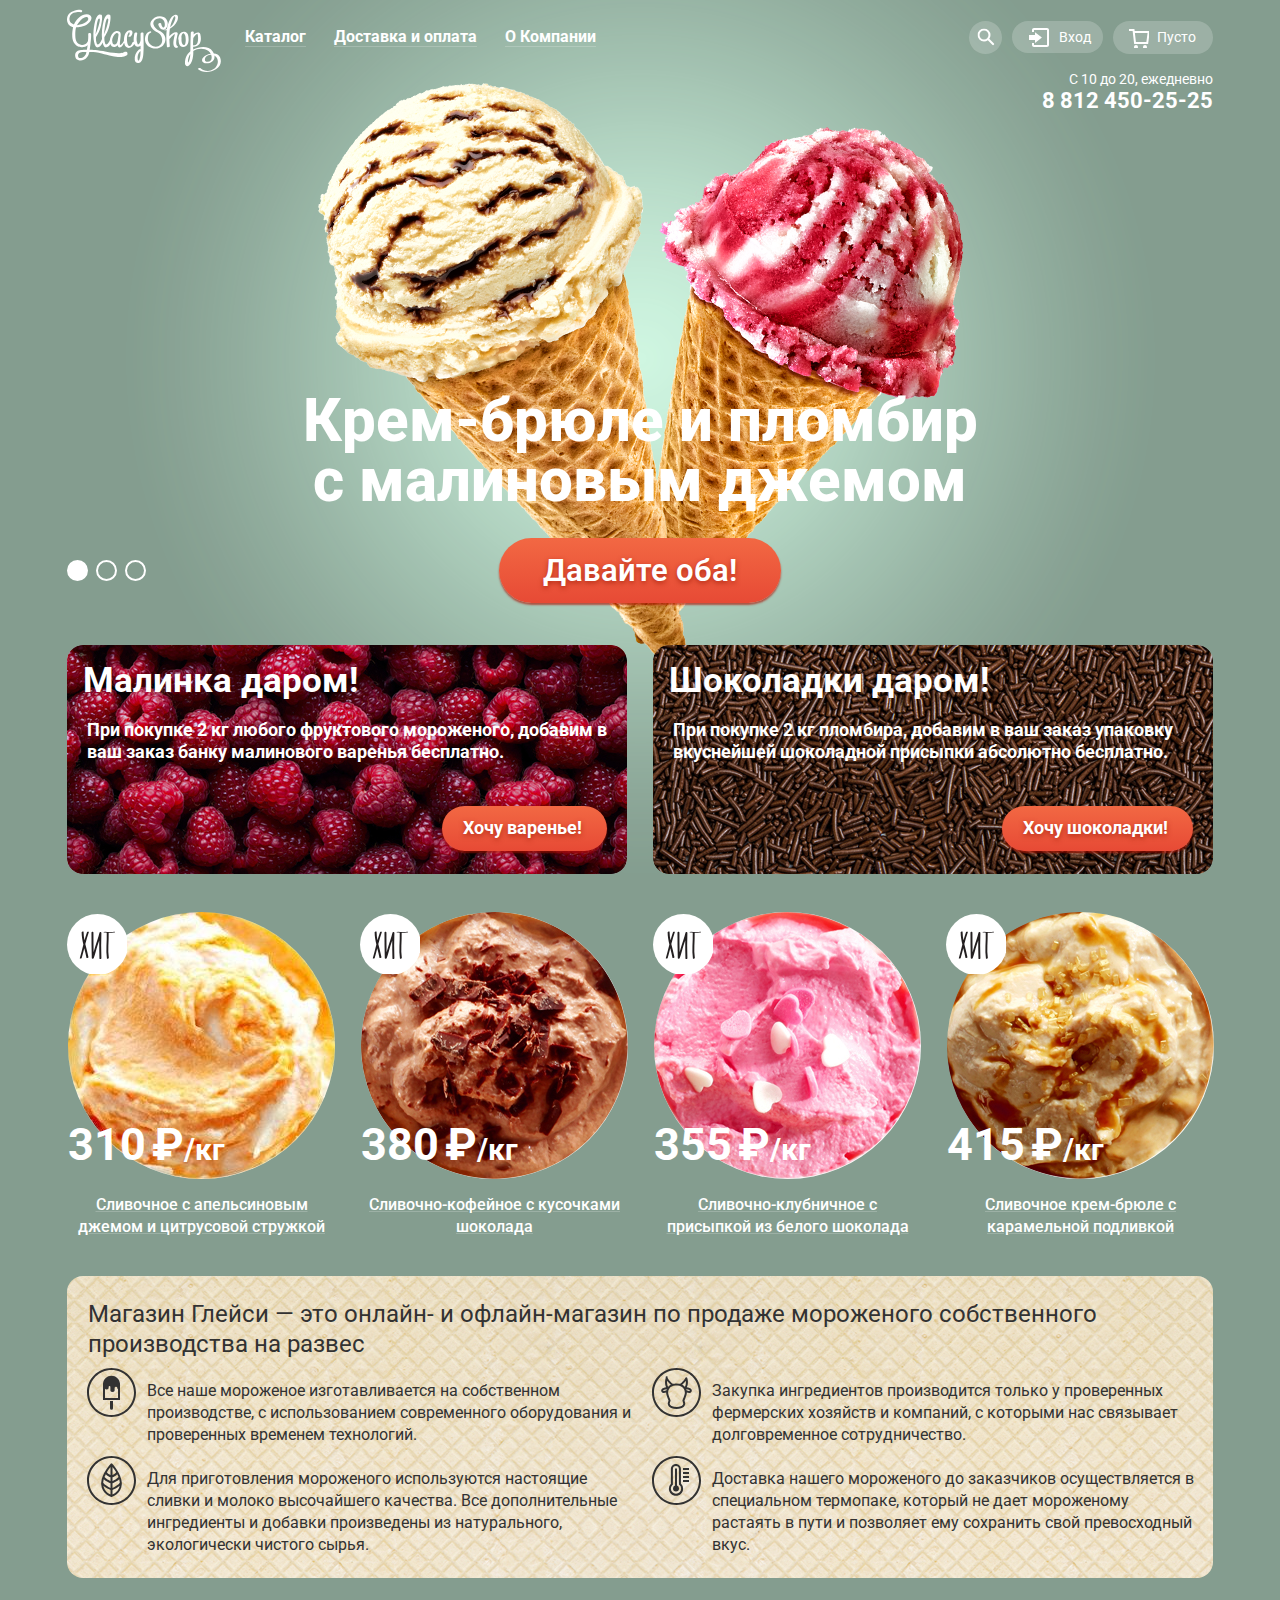
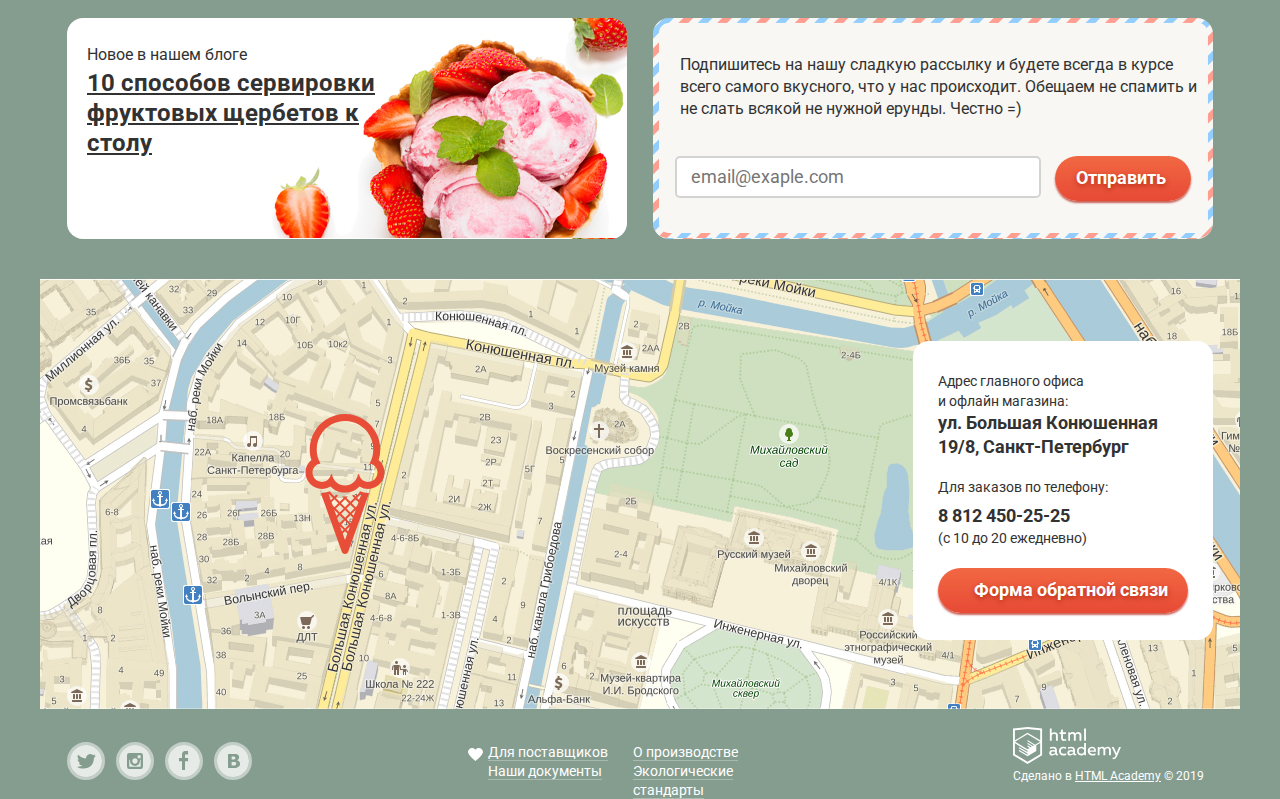
<file: index.html>
<!DOCTYPE html>
<html lang="ru">

<head>
    <meta charset="utf-8">
    <title>HTML Academy: Глейси</title>
    <link rel="stylesheet" href="https://fonts.googleapis.com/css?family=Roboto:400,500,700,900&subset=latin,cyrillic">
    <link rel="stylesheet" href="css/normalize.css">
    <link rel="stylesheet" href="css/style.css">
</head>

<body>
    <input class="visually-hidden" type="radio" id="product-1" name="toggle" checked>
    <input class="visually-hidden" type="radio" id="product-2" name="toggle">
    <input class="visually-hidden" type="radio" id="product-3" name="toggle">
    <div class="site-wrapper">
        <div class="container">
            <header class="main-header container-wrapper">
                <nav class="main-navigation">
                    <img src="img/logo.svg" width="154" height="64" alt="Логотип Gllacy" class="logo-link">
                    <ul class="navigation">
                        <li class="navigation-item">
                            <a class="header-catalog" href="#">Каталог</a>
                            <div class="subnavigation">
                                <ul class="subnavigation-list">
                                    <li><span>Новинки</span></li>
                                    <li><a href="catalog.html">Сливочное</a></li>
                                    <li><a href="#">Щербеты</a></li>
                                    <li><a href="#">Фруктовый лед</a></li>
                                    <li><a href="#">Мелорин</a></li>
                                </ul>
                            </div>
                        </li>
                        <li class="navigation-item"><a href="#">Доставка и оплата</a></li>
                        <li class="navigation-item"><a href="#">О Компании</a></li>
                    </ul>
                    <div class="control-panel">
                        <div class="control-btn search-btn">
                            <a href="#">
                                <svg xmlns="http://www.w3.org/2000/svg" xmlns:xlink="http://www.w3.org/1999/xlink" width="17" height="17" viewBox="0 0 17 17">
                                    <path d="M16.958 15.527L11.75 10.32A6.455 6.455 0 0 0 13 6.5 6.5 6.5 0 1 0 6.5 13a6.465 6.465 0 0 0 3.839-1.263l5.205 5.204 1.414-1.414zM6.5 11C4.019 11 2 8.981 2 6.5S4.019 2 6.5 2 11 4.019 11 6.5 8.981 11 6.5 11z" />
                                </svg>
                            </a>
                            <div class="form-search">
                                <form class="form-search-field">
                                    <input id="search" type="text" name="search" placeholder="Что ищем?">
                                    <label for="search"></label>
                                </form>
                            </div>
                        </div>
                        <div class="control-btn login-btn">
                            <a class="entrance-btn" href="#">
                                <svg xmlns="http://www.w3.org/2000/svg" xmlns:xlink="http://www.w3.org/1999/xlink" width="21" height="19" viewBox="0 0 21 19">
                                    <path d="M6 14.875L12.917 9.5 6 4.125v2.917H-.042v4.917H6z" />
                                    <path d="M18 0H5C3.9 0 3 .9 3 2v2h2V2h13v15H5v-2H3v2c0 1.1.9 2 2 2h13c1.1 0 2-.9 2-2V2c0-1.1-.9-2-2-2z" />
                                </svg><span>Вход</span></a>
                            <div class="form-login-wrap">
                                <form class="form-login">
                                    <p class="form-login-field">
                                        <input id="login" type="email" name="login" placeholder="email@exaple.com">
                                        <label for="login"></label>
                                    </p>
                                    <p class="form-login-field">
                                        <input id="password" type="password" name="password" placeholder="&bull;&bull;&bull;&bull;&bull;&bull;&bull;&bull;">
                                        <label for="password"></label>
                                    </p>
                                    <div class="login-active">
                                        <input class="btn" type="submit" value="Войти">
                                        <div class="form-login-links">
                                            <a class="login-question" href="#">Забыли пароль?</a>
                                            <a class="login-question" href="#">Новая регистрация</a>
                                        </div>
                                    </div>
                                </form>
                            </div>
                        </div>
                        <div class="control-btn basket-btn"><a href="#">Пусто</a></div>
                    </div>
                </nav>
            </header>
            <main>
                <div class="working-information container-wrapper">
                    <div class="time">С 10 до 20, ежедневно</div>
                    <div class="tel"><a href="tel:+78124502525" title="Позвонить">8 812 450-25-25</a></div>
                </div>
                <section class="slider container-wrapper">
                    <div class="slider-controls">
                        <label for="product-1">Первый</label>
                        <label for="product-2">Второй</label>
                        <label for="product-3">Третий</label>
                    </div>
                    <ul class="slider-list">
                        <li class="slider-item slide" id="slide1">
                            <h3 class="slide-title">Крем-брюле и пломбир с малиновым джемом</h3>
                            <a class="button slide-button" href="#">Давайте оба!</a>
                        </li>
                        <li class="slider-item slide" id="slide2">
                            <h3 class="slide-title">Шоколадный пломбир и лимонный сорбет</h3>
                            <a class="button slide-button" href="#">Давайте оба!</a>
                        </li>
                        <li class="slider-item slide" id="slide3">
                            <h3 class="slide-title">Пломбир с помадкой и клубничный щербет</h3>
                            <a class="button slide-button" href="#">Давайте оба!</a>
                        </li>
                    </ul>
                </section>
                <section class="promo container-wrapper">
                    <div class="promo-offer promo-raspberry">
                        <h2>Малинка даром!</h2>
                        <p>При покупке 2 кг любого фруктового мороженого, добавим в ваш заказ банку малинового варенья бесплатно.</p>
                        <div class="promo-btn"><a class="btn" href="#">Хочу варенье!</a></div>
                    </div>
                    <div class="promo-offer promo-choko">
                        <h2 class="">Шоколадки даром!</h2>
                        <p>При покупке 2 кг пломбира, добавим в ваш заказ упаковку вкуснейшей шоколадной присыпки абсолютно бесплатно.</p>
                        <div class="promo-btn"><a class="btn" href="#">Хочу шоколадки!</a></div>
                    </div>
                </section>
                <section class="index-catalogue">
                    <ul class="catalog-list">
                        <li class="catalog-item">
                            <div class="item-content">
                                <img src="img/item-foto-1.jpg" width="267" height="267" alt="Сливочное с апельсиновым джемом и цитросувой стружкой">
                                <p class="item-price"><span class="price">310&#8239;₽</span><span class="kilo">/кг</span></p>
                            </div>
                            <h4 class="item-link"><a href="#">Сливочное с апельсиновым джемом и цитрусовой стружкой</a></h4>
                            <a class="item-btn" href="#">Быстрый просмотр</a>
                        </li>
                        <li class="catalog-item">
                            <div class="item-content">
                                <img src="img/item-foto-2.jpg" width="267" height="267" alt="Сливочно-кофейное с кусочками шоколада">
                                <p class="item-price"><span class="price">380&#8239;₽</span><span class="kilo">/кг</span></p>
                            </div>
                            <h4 class="item-link"><a href="#">Сливочно-кофейное с кусочками шоколада</a></h4>
                            <a class="item-btn" href="#">Быстрый просмотр</a>
                        </li>
                        <li class="catalog-item">
                            <div class="item-content">
                                <img src="img/item-foto-3.jpg" width="267" height="267" alt="Сливочно-клубничное с присыпкой из белого шоколада">
                                <p class="item-price"><span class="price">355&#8239;₽</span><span class="kilo">/кг</span></p>
                            </div>
                            <h4 class="item-link"><a href="#">Сливочно-клубничное с присыпкой из белого шоколада</a></h4>
                            <a class="item-btn" href="#">Быстрый просмотр</a>
                        </li>
                        <li class="catalog-item">
                            <div class="item-content">
                                <img src="img/item-foto-4.jpg" width="267" height="267" alt="Сливочное крем-брюле с карамельной подливкой">
                                <p class="item-price"><span class="price">415&#8239;₽</span><span class="kilo">/кг</span></p>
                            </div>
                            <h4 class="item-link"><a href="#">Сливочное крем-брюле с карамельной подливкой</a></h4>
                            <a class="item-btn" href="#">Быстрый просмотр</a>
                        </li>
                    </ul>
                </section>
                <section class="advantages container-wrapper">
                    <p class="advantages-title">Магазин Глейси &mdash; это онлайн- и офлайн-магазин по продаже мороженого собственного производства на развес</p>
                    <ul class="advantages-list">
                        <li class="advantages-item ice-cream">Все наше мороженое изготавливается на собственном производстве, с использованием современного оборудования и проверенных временем технологий.</li>
                        <li class="advantages-item eko">Для приготовления мороженого используются настоящие сливки и молоко высочайшего качества. Все дополнительные ингредиенты и добавки произведены из натурального, экологически чистого сырья.</li>
                        <li class="advantages-item farm">Закупка ингредиентов производится только у проверенных фермерских хозяйств и компаний, с которыми нас связывает долговременное сотрудничество.</li>
                        <li class="advantages-item termo">Доставка нашего мороженого до заказчиков осуществляется в специальном термопаке, который не дает мороженому растаять в пути и позволяет ему сохранить свой превосходный вкус.</li>
                    </ul>
                </section>
                <section class="users-information container-wrapper">
                    <article class="blog-post">
                        <p>Новое в нашем блоге</p>
                        <div class="post-link"><a class="blog-post_link" href="#">10 способов сервировки фруктовых щербетов к столу</a></div>
                    </article>
                    <div class="subscribe-form">
                        <p>Подпишитесь на нашу сладкую рассылку и будете всегда в курсе всего самого вкусного, что у нас происходит. Обещаем не спамить и не слать всякой не нужной ерунды. Честно =)</p>
                        <form class="subscribe-form-field">
                            <input id="forn-login" type="email" name="login" placeholder="email@exaple.com">
                            <label for="login"></label>
                            <input class="btn" type="submit" value="Отправить">
                        </form>
                    </div>
                </section>
                <section class="map">
                    <div class="index-map-information">
                        <p>Адрес главного офиса
                            <br>и офлайн магазина:
                            <br>
                            <strong class="adress">ул. Большая Конюшенная 19/8, Санкт-Петербург</strong></p>
                        <p class="order">Для заказов по телефону:</p>
                        <span class="index-map-phone"><b>8 812 450-25-25</b></span>
                        <br>
                        <span class="work-time">(с 10 до 20 ежедневно)</span>
                        <a class="btn" href="form.html">Форма обратной связи</a>
                    </div>
                </section>
            </main>
            <footer class="footer container-wrapper">
                <ul class="social-media">
                    <li>
                        <a class="social-btn social-btn-tw" href="#">
                            <svg xmlns="http://www.w3.org/2000/svg" width="32" height="32" viewBox="0 0 32 32">
                                <path d="M16 0C7.164 0 0 7.164 0 16c0 8.837 7.164 16 16 16 8.837 0 16-7.163 16-16 0-8.836-7.163-16-16-16zm7.944 12.809c-.251 6.516-3.463 10.832-10.992 10.702h-.486c-.447 0-4.543-.443-5.344-1.823 2.479.19 4.247-.406 5.12-1.136-1.048-.289-2.923-.461-3.251-2.848.384.104.618.221 1.299.113-1.307-.824-2.758-1.519-2.679-3.643.311.317 1.164.518 1.46.457-.768-.233-2.149-3.244-.974-4.781 1.984 1.79 4.075 3.482 7.804 3.643.227-2.214 1.24-3.699 3.168-4.325 1.84-.479 3.255.26 3.901 1.138.737-.224 1.453-.466 2.193-.685-.004.833-.569 1.463-.935 1.709.747.165 1.423-.475 1.423-.475-.184.963-1.094 1.725-1.707 1.954z"
                                />
                            </svg>
                        </a>
                    </li>
                    <li>
                        <a class="social-btn social-btn-inst" href="#">
                            <svg xmlns="http://www.w3.org/2000/svg" width="32" height="32" viewBox="0 0 32 32">
                                <path d="M20.916 16a4.938 4.938 0 1 1-9.877 0c0-.394.051-.773.138-1.14h-.897v6.838h11.396V14.86h-.897c.086.367.137.746.137 1.14z" />
                                <path d="M15.978 18.659c1.466 0 2.659-1.193 2.659-2.659s-1.193-2.659-2.659-2.659c-1.466 0-2.659 1.193-2.659 2.659s1.192 2.659 2.659 2.659zM18.637 10.302h3.039v3.039h-3.039z" />
                                <path d="M16 0C7.164 0 0 7.164 0 16c0 8.837 7.164 16 16 16 8.837 0 16-7.163 16-16 0-8.836-7.163-16-16-16zm7.955 21.698a2.285 2.285 0 0 1-2.279 2.279H10.279A2.285 2.285 0 0 1 8 21.698V10.302a2.286 2.286 0 0 1 2.279-2.279h11.396a2.286 2.286 0 0 1 2.279 2.279v11.396z"
                                />
                            </svg>
                        </a>
                    </li>
                    <li>
                        <a class="social-btn social-btn-fb" href="#">
                            <svg xmlns="http://www.w3.org/2000/svg" width="32" height="32" viewBox="0 0 32 32">
                                <path d="M16 0C7.164 0 0 7.163 0 16s7.164 16 16 16c8.837 0 16-7.164 16-16S24.837 0 16 0zm4.062 9.455h-3.021v3.444h3.021v3.445h-3.021v8.61H14.02v-8.61H11v-3.445h3.021V9.455c0-1.902 1.353-3.445 3.021-3.445h3.021v3.445z" />
                            </svg>
                        </a>
                    </li>
                    <li>
                        <a class="social-btn social-btn-vk" href="#">
                            <svg xmlns="http://www.w3.org/2000/svg" width="32" height="32" viewBox="0 0 32 32">
                                <path d="M16.637 14.495c.402-.019.719-.082.951-.188.326-.145.54-.33.641-.559.101-.229.15-.496.15-.797 0-.232-.058-.465-.174-.697-.116-.232-.322-.405-.617-.517-.264-.1-.592-.155-.984-.165a76.242 76.242 0 0 0-1.652-.014h-.339v2.965h.565c.571 0 1.057-.009 1.459-.028zM18.118 17.084c-.282-.081-.672-.125-1.166-.132a127.97 127.97 0 0 0-1.55-.009h-.79v3.493h.264c1.014 0 1.74-.003 2.18-.009a3.2 3.2 0 0 0 1.212-.245c.377-.157.633-.364.774-.625s.214-.562.214-.9c0-.446-.088-.788-.261-1.03-.17-.241-.464-.423-.877-.543z"
                                />
                                <path d="M16 0C7.164 0 0 7.164 0 16c0 8.837 7.164 16 16 16 8.837 0 16-7.163 16-16 0-8.836-7.163-16-16-16zm6.602 20.531a3.73 3.73 0 0 1-1.124 1.327c-.552.415-1.161.71-1.823.886s-1.501.264-2.519.264h-6.121V8.987h5.443c1.13 0 1.957.038 2.48.113a5.126 5.126 0 0 1 1.561.5c.533.27.929.632 1.189 1.087.26.455.392.975.392 1.558 0 .678-.179 1.278-.536 1.795-.358.518-.863.92-1.517 1.208v.075c.917.182 1.642.559 2.179 1.13.537.571.807 1.325.807 2.261 0 .678-.138 1.283-.411 1.817z"
                                />
                            </svg>
                        </a>
                    </li>
                </ul>
                <ul class="footer-navigation">
                    <li><a class="footer-navigation-btn for-suppliers" href="#">Для поставщиков</a></li>
                    <li><a class="footer-navigation-btn" href="#">О производстве</a></li>
                    <li><a class="footer-navigation-btn" href="#">Наши документы</a></li>
                    <li><a class="footer-navigation-btn" href="#">Экологические стандарты</a></li>
                </ul>
                <div class="footer-copyright">
                    <img src="img/logo-htmlacademy.svg" width="108" height="37" alt="HTML Academy">
                    <p>Сделано в <a class="copyright-link" href="#">HTML Academy</a> &copy; 2019</p>
                </div>
            </footer>
            <div class="feedback visually-hidden">
                <section class="feedback-modal">
                    <p class="feedback-description">Мы обязательно вам ответим!</p>
                    <form class="feedback-form" action="https://echo.htmlacademy.ru" method="post">
                        <p>
                            <label class="visually-hidden" for="user-name"></label>
                            <input class="feedback-user-name" id="user-name" type="text" name="name" placeholder="Имя Фамилия">
                        </p>
                        <p>
                            <label class="visually-hidden" for="user-name"></label>
                            <input class="feedback-user-email" id="user-email" type="email" name="email" placeholder="email@example.com">
                        </p>
                        <p>
                            <label class="visually-hidden" for="feedback-text"></label>
                            <textarea class="feedback-user-text" name="feedback-text" id="feedback-text" placeholder="В свободной форме"></textarea>
                        </p>
                        <button class="button" type="submit">Отправить</button>
                    </form>
                    <button class="modal-close" type="button">
                        <span class="visually-hidden">Закрыть</span>
                    </button>
                </section>
            </div>
        </div>
    </div>
</body>

</html>
</file>
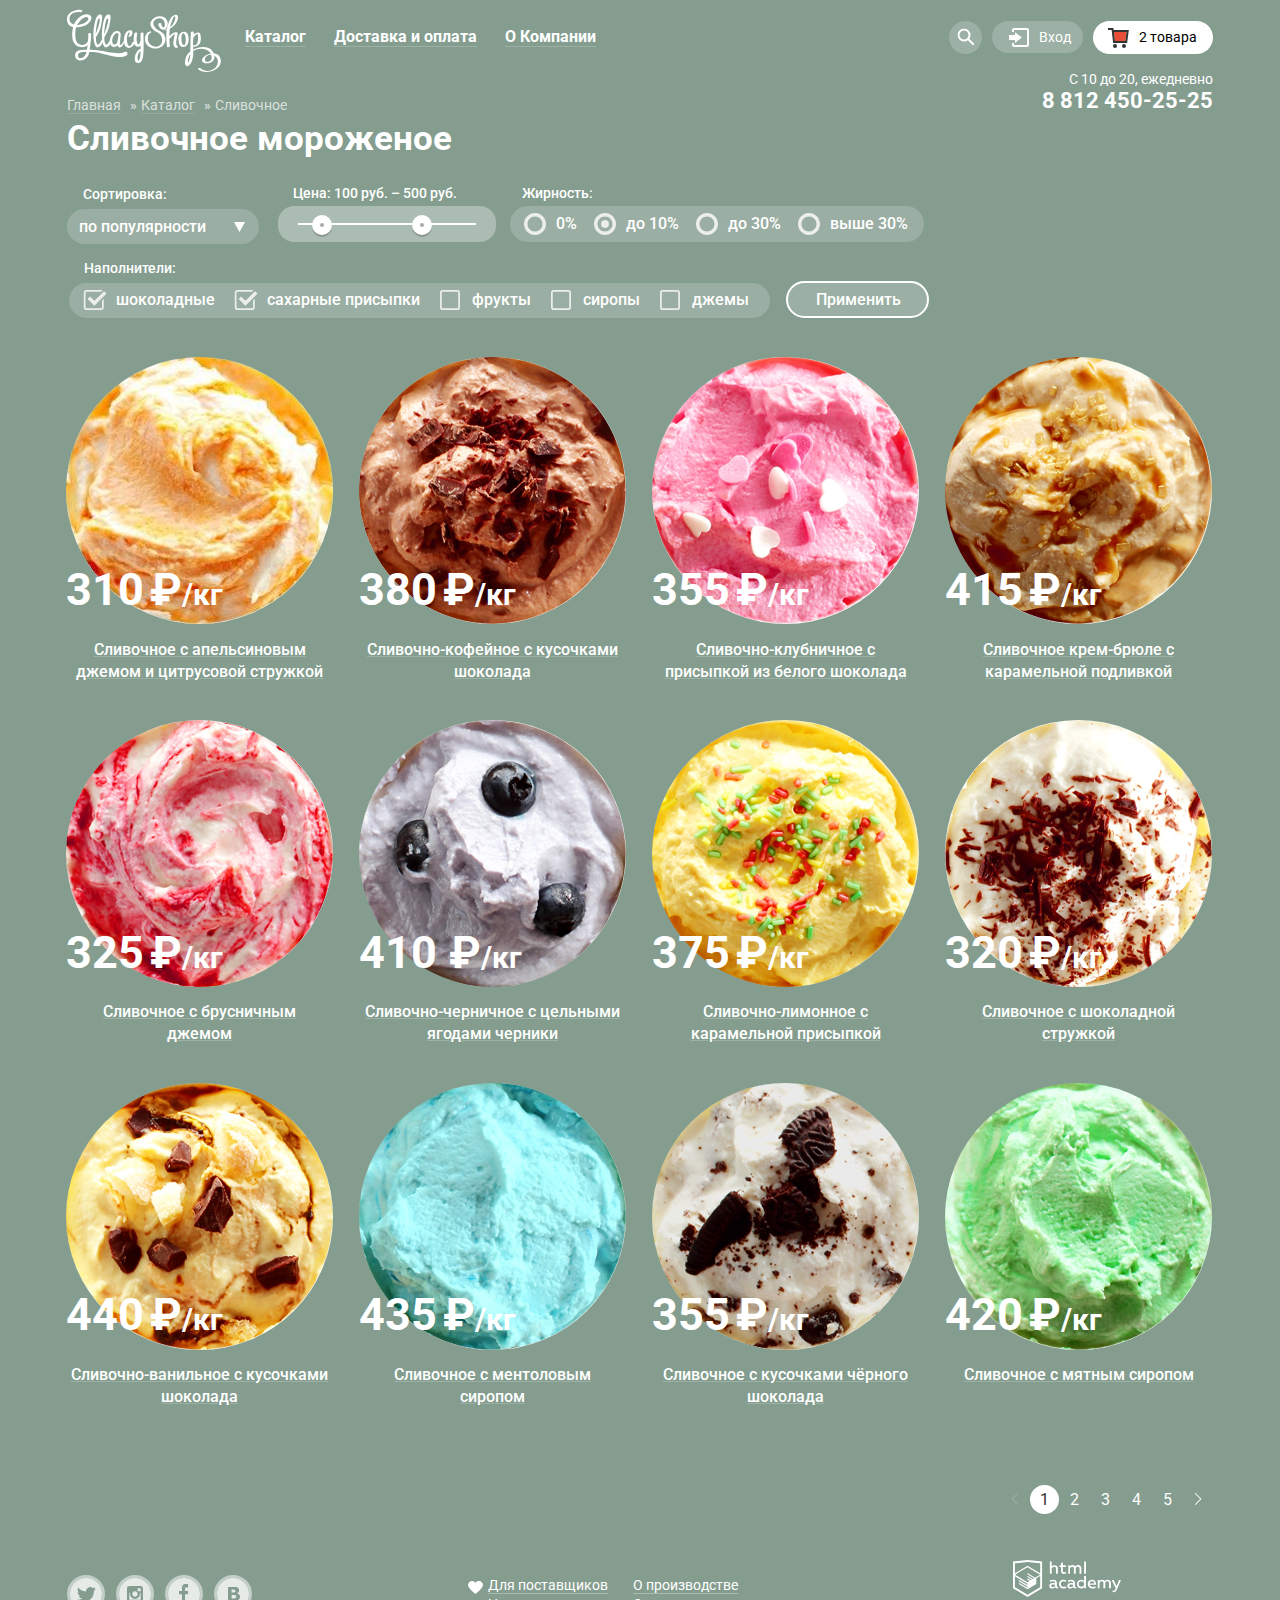
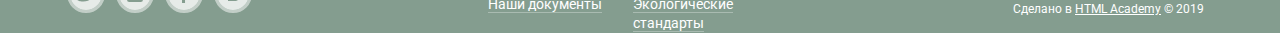
<file: catalog.html>
<!DOCTYPE html>
<html lang="ru">
  <head>
    <meta charset="utf-8">
    <title>HTML Academy: Глейси</title>
    <link rel="stylesheet" href="https://fonts.googleapis.com/css?family=Roboto:400,500,700,900&subset=latin,cyrillic">
    <link rel="stylesheet" href="css/normalize.css">
    <link rel="stylesheet" href="css/style.css">
  </head>
  <body>
    <div class="site-wrapper">
      <div class="container">
        <header>
          <nav class="main-navigation container-wrapper">
            <a href="index.html"  class="logo-link">
              <img src="img/logo.svg" width="154" height="64" alt="Логотип Gllacy">
            </a>
            <ul class="navigation">
              <li class="navigation-item">
                <a class="header-catalog" href="#">Каталог</a>
                <div class="subnavigation">
                  <ul class="subnavigation-list">
                    <li><span>Новинки</span></li>
                    <li><a class="active" href="catalog.html">Сливочное</a></li>
                    <li><a href="#">Щербеты</a></li>
                    <li><a href="#">Фруктовый лед</a></li>
                    <li><a href="#">Мелорин</a></li>
                  </ul>
                </div>
              </li>
              <li class="navigation-item"><a href="#">Доставка и оплата</a></li>
              <li class="navigation-item"><a href="#">О Компании</a></li>
            </ul>
            <div class="control-panel">
              <div class="control-btn search-btn">
                <a href="#">
                  <svg xmlns="http://www.w3.org/2000/svg" xmlns:xlink="http://www.w3.org/1999/xlink" width="17" height="17" viewBox="0 0 17 17"><path d="M16.958 15.527L11.75 10.32A6.455 6.455 0 0 0 13 6.5 6.5 6.5 0 1 0 6.5 13a6.465 6.465 0 0 0 3.839-1.263l5.205 5.204 1.414-1.414zM6.5 11C4.019 11 2 8.981 2 6.5S4.019 2 6.5 2 11 4.019 11 6.5 8.981 11 6.5 11z"/></svg>
                </a>
                <div class="form-search">
                  <div class="form-search-field">
                    <input id="search" type="text" name="search" placeholder="Что ищем?"><label for="search"></label>
                  </div>
                </div>
              </div>
              <div class="control-btn login-btn">
                <a class="entrance-btn" href="#"><svg xmlns="http://www.w3.org/2000/svg" xmlns:xlink="http://www.w3.org/1999/xlink" width="21" height="19" viewBox="0 0 21 19"><path d="M6 14.875L12.917 9.5 6 4.125v2.917H-.042v4.917H6z"/><path d="M18 0H5C3.9 0 3 .9 3 2v2h2V2h13v15H5v-2H3v2c0 1.1.9 2 2 2h13c1.1 0 2-.9 2-2V2c0-1.1-.9-2-2-2z"/></svg><span>Вход</span></a>
                <div class="form-login-wrap">
                  <form class="form-login">
                    <p class="form-login-field">
                      <input id="login" type="email" name="login" placeholder="email@exaple.com"><label for="login"></label>
                    </p>
                    <p class="form-login-field">
                      <input id="password" type="password" name="password" placeholder="&bull;&bull;&bull;&bull;&bull;&bull;&bull;&bull;"><label for="password"></label>
                    </p>
                    <div class="login-active">
                      <input class="btn" type="submit" value="Войти">
                      <div class="form-login-links">
                        <a class="login-question" href="#">Забыли пароль?</a>
                        <a class="login-question" href="#">Новая регистрация</a>
                      </div>
                    </div>
                  </form>
                </div>
              </div>
              <div class="control-btn basket-full">
                <a href="#"><svg xmlns="http://www.w3.org/2000/svg" width="21" height="20" viewBox="0 0 21 20"><path fill="#E84D37" d="M5.888 4.031L6.922 13h10.45l1.176-8.969z"/><circle fill="#343434" cx="6.984" cy="18" r="2"/><circle fill="#343434" cx="15.984" cy="18" r="2"/><path fill="#343434" d="M5.657 2.031L5.422 0H0v2h3.64l1.5 13h13.988l1.699-12.969H5.657zM17.372 13H6.922L5.888 4.031h12.66L17.372 13z"/></svg>2 товара</a>
                <div class="cart-block-background">
                  <div class="cart-block">
                    <div class="cart-item">
                      <button class="cart-item-delete" type="button"></button>
                      <img src="img/item-foto-1.jpg" width="33" height="33" alt="">
                      <p class="cart-item-title">Пломбир с апельсиновым джемом</p>
                      <p class="cart-item-count">1,5 кг х <span>200 руб.</span></p>
                      <p class="cart-item-total">300 руб.</p>
                    </div>
                    <div class="cart-item">
                      <button class="cart-item-delete" type="button"></button>
                      <img src="img/item-foto-3.jpg" width="33" height="33" alt="Клубничный пломбир с присыпкой из белого шоколада">
                      <p class="cart-item-title">Клубничный пломбир с присыпкой из белого шоколада</p>
                      <p class="cart-item-count">1,5 кг х <span>300 руб.</span></p>
                      <p class="cart-item-total">450 руб.</p>
                    </div>
                    <div class="cart-submit-block">
                      <p class="cart-total">Итого: 750 руб.</p>
                      <a class="button" href="#">Оформить заказ</a>
                    </div>
                  </div>
                </div>
              </div>
            </div>
          </nav>
        </header>
        <main>
          <div class="working-information container-wrapper">
            <div class="time">С 10 до 20, ежедневно</div>
            <div class="tel"><a href="tel:+78124502525" title="Позвонить">8 812 450-25-25</a></div>
          </div>
          <div class="breadcrumbs">
            <ul class="breadcrumbs-list">
              <li class="breadcrumbs-item"><a href="index.html">Главная</a>
              <li class="breadcrumbs-item"><a href="catalog.html">Каталог</a>
              <li class="breadcrumbs-item">Сливочное
            </ul>
            <h1>Сливочное мороженое</h1>
          </div>
          <section class="filters">
            <form class="filters-form" action="https://echo.htmlacademy.ru" method="get">
              <div class="sorting">
                <label class="filters-label">
                  <span>Сортировка:</span>
                  <select name="sort" id="sort">
                    <option value="popular">по популярности</option>
                    <option value="up">сначала недорогие</option>
                    <option value="down">сначала дорогие</option>
                    <option value="fat">по жирности</option>
                  </select>
                </label>
              </div>
              <fieldset class="price-select">
                <legend>Цена: 100 руб. &ndash; 500 руб.</legend>
                <div class="range-controls">
                  <div class="range">
                    <div class="scale">
                      <div class="bar"></div>
                    </div>
                    <div class="range-toggle range-toggle-min"></div>
                    <div class="range-toggle range-toggle-max"></div>
                  </div>
                </div>
              </fieldset>
              <fieldset class="fat">
                <legend>Жирность:</legend>
                <div class="fat-buttons">
                  <input id="fat-0" type="radio" name="fat" value="0">
                  <label for="fat-0">0%</label>
                  <input id="fat-<10" type="radio" name="fat" value="<10" checked>
                  <label for="fat-<10">до 10%</label>
                  <input id="fat-<30" type="radio" name="fat" value="<30">
                  <label for="fat-<30">до 30%</label>
                  <input id="fat->30" type="radio" name="fat" value=">30">
                  <label for="fat->30">выше 30%</label>
                </div>
              </fieldset>
              <fieldset class="fillers">
                <legend>Наполнители:</legend>
                <div class="fillers-buttons">
                  <input id="chocolate" type="checkbox" name="sugar" value="chocolate" checked>
                  <label for="chocolate">шоколадные</label>
                  <input id="sugar" type="checkbox" name="sugar" value="sugar" checked>
                  <label for="sugar">сахарные присыпки</label>
                  <input id="fruit" type="checkbox" name="sugar" value="fruit">
                  <label for="fruit">фрукты</label>
                  <input id="syrop" type="checkbox" name="sugar" value="syrop">
                  <label for="syrop">сиропы</label>
                  <input id="jam" type="checkbox" name="sugar" value="jam">
                  <label for="jam">джемы</label>
                </div>
              </fieldset>
              <button type="submit" class="filter-btn">Применить</button>
            </form>
          </section>
          <ul class="main-catalog">
            <li class="catalog-item">
              <div class="item-content">
                <img src="img/item-foto-1.jpg" width="267" height="267" alt="Сливочное с апельсиновым джемом и цитросувой стружкой">
                <p class="item-price"><span class="price">310&#8239;₽</span><span class="kilo">/кг</span></p>
              </div>
              <h4 class="item-link"><a href="#">Сливочное с апельсиновым джемом и цитрусовой стружкой</a></h4>
              <a class="item-btn" href="#">Быстрый просмотр</a>
            </li>
            <li class="catalog-item">
              <div class="item-content">
                <img src="img/item-foto-2.jpg" width="267" height="267" alt="Сливочно-кофейное с кусочками шоколада">
                <p class="item-price"><span class="price">380&#8239;₽</span><span class="kilo">/кг</span></p>
              </div>
              <h4 class="item-link"><a href="#">Сливочно-кофейное с кусочками шоколада</a></h4>
              <a class="item-btn" href="#">Быстрый просмотр</a>
            </li>
            <li class="catalog-item">
              <div class="item-content">
                <img src="img/item-foto-3.jpg" width="267" height="267" alt="Сливочно-клубничное с присыпкой из белого шоколада">
                <p class="item-price"><span class="price">355&#8239;₽</span><span class="kilo">/кг</span></p>
              </div>
              <h4 class="item-link"><a href="#">Сливочно-клубничное с присыпкой из белого шоколада</a></h4>
              <a class="item-btn" href="#">Быстрый просмотр</a>
            </li>
            <li class="catalog-item">
              <div class="item-content">
                <img src="img/item-foto-4.jpg" width="267" height="267" alt="Сливочное крем-брюле с карамельной подливкой">
                <p class="item-price"><span class="price">415&#8239;₽</span><span class="kilo">/кг</span></p>
              </div>
              <h4 class="item-link"><a href="#">Сливочное крем-брюле с карамельной подливкой</a></h4>
              <a class="item-btn" href="#">Быстрый просмотр</a>
            </li>
            <li class="catalog-item">
              <div class="item-content">
                <img src="img/item-foto-5.jpg" width="267" height="267" alt="Сливочное с брусничным джемом">
                <p class="item-price"><span class="price">325&#8239;₽</span><span class="kilo">/кг</span></p>
              </div>
              <h4 class="item-link"><a href="#">Сливочное с брусничным джемом</a></h4>
              <a class="item-btn" href="#">Быстрый просмотр</a>
            </li>
            <li class="catalog-item">
              <div class="item-content">
                <img src="img/item-foto-6.jpg" width="267" height="267" alt="Сливочно-черничное с цельными ягодами черники">
                <p class="item-price"><span class="price">410 &#8239;₽</span><span class="kilo">/кг</span></p>
              </div>
              <h4 class="item-link"><a href="#">Сливочно-черничное с цельными ягодами черники</a></h4>
              <a class="item-btn" href="#">Быстрый просмотр</a>
            </li>
            <li class="catalog-item">
              <div class="item-content">
                <img src="img/item-foto-7.jpg" width="267" height="267" alt="Сливочно-лимонное с карамельной присыпкой">
                <p class="item-price"><span class="price">375&#8239;₽</span><span class="kilo">/кг</span></p>
              </div>
              <h4 class="item-link"><a href="#">Сливочно-лимонное с карамельной присыпкой</a></h4>
              <a class="item-btn" href="#">Быстрый просмотр</a>
            </li>
            <li class="catalog-item">
              <div class="item-content">
                <img src="img/item-foto-8.jpg" width="267" height="267" alt="Сливочное с шоколадной стружкой">
                <p class="item-price"><span class="price">320&#8239;₽</span><span class="kilo">/кг</span></p>
              </div>
              <h4 class="item-link"><a href="#">Сливочное с шоколадной стружкой</a></h4>
              <a class="item-btn" href="#">Быстрый просмотр</a>
            </li>
            <li class="catalog-item">
              <div class="item-content">
                <img src="img/item-foto-9.jpg" width="267" height="267" alt="Сливочно-ванильное с кусочками шоколада">
                <p class="item-price"><span class="price">440&#8239;₽</span><span class="kilo">/кг</span></p>
              </div>
              <h4 class="item-link"><a href="#">Сливочно-ванильное с кусочками шоколада</a></h4>
              <a class="item-btn" href="#">Быстрый просмотр</a>
            </li>
            <li class="catalog-item">
              <div class="item-content">
                <img src="img/item-foto-10.jpg" width="267" height="267" alt="Сливочное с ментоловым сиропом">
                <p class="item-price"><span class="price">435&#8239;₽</span><span class="kilo">/кг</span></p>
              </div>
              <h4 class="item-link"><a href="#">Сливочное с ментоловым сиропом</a></h4>
              <a class="item-btn" href="#">Быстрый просмотр</a>
            </li>
            <li class="catalog-item">
              <div class="item-content">
                <img src="img/item-foto-11.jpg" width="267" height="267" alt="Сливочное с кусочками чёрного шоколада">
                <p class="item-price"><span class="price">355&#8239;₽</span><span class="kilo">/кг</span></p>
              </div>
              <h4 class="item-link"><a href="#">Сливочное с кусочками чёрного шоколада</a></h4>
              <a class="item-btn" href="#">Быстрый просмотр</a>
            </li>
            <li class="catalog-item">
              <div class="item-content">
                <img src="img/item-foto-12.jpg" width="267" height="267" alt="Сливочное с мятным сиропом">
                <p class="item-price"><span class="price">420&#8239;₽</span><span class="kilo">/кг</span></p>
              </div>
              <h4 class="item-link"><a href="#">Сливочное с мятным сиропом</a></h4>
              <a class="item-btn" href="#">Быстрый просмотр</a>
            </li>
          </ul>
          <div class="catalog-nav container-wrapper">
            <ul class="btn-page">
              <li class="first-btn">
                <a href="#" title="Предыдущая"><svg xmlns="http://www.w3.org/2000/svg" width="8" height="12" viewBox="0 0 8 12"><path d="M7.237 5.642L1.73.132c-.2-.197-.52-.197-.717 0s-.198.52 0 .717L6.163 6l-5.15 5.15c-.2.198-.2.52 0 .717.098.1.228.148.357.148.13 0 .26-.05.358-.148l5.51-5.51c.198-.197.198-.517 0-.715z"/></svg></a>
              </li>
              <li class="active-btn">
                <a  class="current act" href="#" title="1 страница">1</a>
              </li>
              <li>
                <a href="#" title="2 страница">2</a>
              </li>
              <li>
                <a href="#" title="3 страница">3</a>
              </li>
              <li>
                <a href="#" title="4 страница">4</a>
              </li>
              <li>
                <a href="#" title="5 страница">5</a>
              </li>
              <li class="last-btn">
                <a href="#" title="Следующая"><svg xmlns="http://www.w3.org/2000/svg" width="8" height="12" viewBox="0 0 8 12"><path d="M7.237 5.642L1.73.132c-.2-.197-.52-.197-.717 0s-.198.52 0 .717L6.163 6l-5.15 5.15c-.2.198-.2.52 0 .717.098.1.228.148.357.148.13 0 .26-.05.358-.148l5.51-5.51c.198-.197.198-.517 0-.715z"/></svg></a>
              </li>
            </ul>
          </div>
        </main>
        <footer class="footer container-wrapper">
          <ul class="social-media">
            <li><a class="social-btn social-btn-tw" href="#"><svg xmlns="http://www.w3.org/2000/svg" width="32" height="32" viewBox="0 0 32 32"><path d="M16 0C7.164 0 0 7.164 0 16c0 8.837 7.164 16 16 16 8.837 0 16-7.163 16-16 0-8.836-7.163-16-16-16zm7.944 12.809c-.251 6.516-3.463 10.832-10.992 10.702h-.486c-.447 0-4.543-.443-5.344-1.823 2.479.19 4.247-.406 5.12-1.136-1.048-.289-2.923-.461-3.251-2.848.384.104.618.221 1.299.113-1.307-.824-2.758-1.519-2.679-3.643.311.317 1.164.518 1.46.457-.768-.233-2.149-3.244-.974-4.781 1.984 1.79 4.075 3.482 7.804 3.643.227-2.214 1.24-3.699 3.168-4.325 1.84-.479 3.255.26 3.901 1.138.737-.224 1.453-.466 2.193-.685-.004.833-.569 1.463-.935 1.709.747.165 1.423-.475 1.423-.475-.184.963-1.094 1.725-1.707 1.954z"/></svg></a></li>
            <li><a class="social-btn social-btn-inst" href="#"><svg xmlns="http://www.w3.org/2000/svg" width="32" height="32" viewBox="0 0 32 32"><path d="M20.916 16a4.938 4.938 0 1 1-9.877 0c0-.394.051-.773.138-1.14h-.897v6.838h11.396V14.86h-.897c.086.367.137.746.137 1.14z"/><path d="M15.978 18.659c1.466 0 2.659-1.193 2.659-2.659s-1.193-2.659-2.659-2.659c-1.466 0-2.659 1.193-2.659 2.659s1.192 2.659 2.659 2.659zM18.637 10.302h3.039v3.039h-3.039z"/><path d="M16 0C7.164 0 0 7.164 0 16c0 8.837 7.164 16 16 16 8.837 0 16-7.163 16-16 0-8.836-7.163-16-16-16zm7.955 21.698a2.285 2.285 0 0 1-2.279 2.279H10.279A2.285 2.285 0 0 1 8 21.698V10.302a2.286 2.286 0 0 1 2.279-2.279h11.396a2.286 2.286 0 0 1 2.279 2.279v11.396z"/></svg></a></li>
            <li><a class="social-btn social-btn-fb" href="#"><svg xmlns="http://www.w3.org/2000/svg" width="32" height="32" viewBox="0 0 32 32"><path d="M16 0C7.164 0 0 7.163 0 16s7.164 16 16 16c8.837 0 16-7.164 16-16S24.837 0 16 0zm4.062 9.455h-3.021v3.444h3.021v3.445h-3.021v8.61H14.02v-8.61H11v-3.445h3.021V9.455c0-1.902 1.353-3.445 3.021-3.445h3.021v3.445z"/></svg></a></li>
            <li><a class="social-btn social-btn-vk" href="#"><svg xmlns="http://www.w3.org/2000/svg" width="32" height="32" viewBox="0 0 32 32"><path d="M16.637 14.495c.402-.019.719-.082.951-.188.326-.145.54-.33.641-.559.101-.229.15-.496.15-.797 0-.232-.058-.465-.174-.697-.116-.232-.322-.405-.617-.517-.264-.1-.592-.155-.984-.165a76.242 76.242 0 0 0-1.652-.014h-.339v2.965h.565c.571 0 1.057-.009 1.459-.028zM18.118 17.084c-.282-.081-.672-.125-1.166-.132a127.97 127.97 0 0 0-1.55-.009h-.79v3.493h.264c1.014 0 1.74-.003 2.18-.009a3.2 3.2 0 0 0 1.212-.245c.377-.157.633-.364.774-.625s.214-.562.214-.9c0-.446-.088-.788-.261-1.03-.17-.241-.464-.423-.877-.543z"/><path d="M16 0C7.164 0 0 7.164 0 16c0 8.837 7.164 16 16 16 8.837 0 16-7.163 16-16 0-8.836-7.163-16-16-16zm6.602 20.531a3.73 3.73 0 0 1-1.124 1.327c-.552.415-1.161.71-1.823.886s-1.501.264-2.519.264h-6.121V8.987h5.443c1.13 0 1.957.038 2.48.113a5.126 5.126 0 0 1 1.561.5c.533.27.929.632 1.189 1.087.26.455.392.975.392 1.558 0 .678-.179 1.278-.536 1.795-.358.518-.863.92-1.517 1.208v.075c.917.182 1.642.559 2.179 1.13.537.571.807 1.325.807 2.261 0 .678-.138 1.283-.411 1.817z"/></svg></a></li>
          </ul>
          <ul class="footer-navigation">
            <li><a class="footer-navigation-btn for-suppliers" href="#">Для поставщиков</a></li>
            <li><a class="footer-navigation-btn" href="#">О производстве</a></li>
            <li><a class="footer-navigation-btn" href="#">Наши документы</a></li>
            <li><a class="footer-navigation-btn" href="#">Экологические стандарты</a></li>
          </ul>
          <div class="footer-copyright">
            <img src="img/logo-htmlacademy.svg" width="108" height="37" alt="HTML Academy">
            <p>Сделано в <a class="copyright-link" href="#">HTML Academy</a> &copy; 2019</p>
          </div>
        </footer>
      </div>
    </div>
  </body>
</html>
</file>
<file: css/style.css>
body {
  font-size: 18px;
  line-height: 1.2;
  font-family: Roboto, Arial, sans-serif;
  color: #ffffff;
  margin: 0;
  padding: 0;
  background-color: #849d8f;
}

.visually-hidden {
  position: absolute;
  width: 1px;
  height: 1px;
  margin: -1px;
  padding: 0;
  overflow: hidden;
  border: 0;
  clip: rect(0 0 0 0)
}

.site-wrapper {
  position: relative;
  margin: 0;
  padding: 0;
}

.main-navigation {
  display: -webkit-box;
  display: -ms-flexbox;
  display: flex;
}

.logo-link {
  padding-top: 9px;
  width: 154px;
  flex-shrink: 0;
}

.navigation {
    display: -webkit-box;
    display: -ms-flexbox;
    display: flex;
    -ms-flex-wrap: wrap;
        flex-wrap: wrap;
    -webkit-box-align: center;
        -ms-flex-align: center;
            align-items: center;
    width: 65%;
    padding-top: 3px;
    padding-bottom: 22px;
    margin-left: 10px;
    padding-left: 0;
}

.navigation a {
    display: block;
    width: 100%;
    font-size: 16px;
    line-height: 18px;
    font-weight: bold;
    color: #ffffff;
    border-bottom: 1px solid  rgba(255,255,255,0.2);
    text-decoration: none;
}

.navigation li {
    list-style: none;
}

.navigation-item {
    padding: 7px 14px;
    border-radius: 20px;
    flex-shrink: 0;
    position: relative;
}

.header-catalog {
    display: block;
    font-size: 16px;
    line-height: 18px;
    font-weight: 700; 
    text-decoration: none;
    border-bottom: 1px solid rgba(255,255,255,0.2);
}

.navigation-item:hover {
    background-color: #f7f6f3;
}

.navigation-item:active {
    background-color: #ededed;
    -webkit-box-shadow: inset 0px 2px 1px 0 #696969;
            box-shadow: inset 0px 2px 1px 0 #696969;
}

.navigation-item:hover .header-catalog,
.navigation-item:hover a,
.navigation-item:active a {
    color: #333333;
}

.subnavigation {
    position: absolute;
    top: 23px;
    left: -7px;
    display: none;
    width: 143px;
    height: 17px;
    background-color: transparent;
} 

.subnavigation-list {
    position: absolute;
    top: 100%;
    left: 0;
    z-index: 10;
    display: none;
    width: 143px;
    min-height: 171px;
    padding-bottom: 0px;
    padding-left: 0;
    padding-top: 5px;
    -webkit-box-shadow: 0px 20px 20px 0 rgba(0, 0, 0, 0.4);
            box-shadow: 0px 20px 20px 0 rgba(0, 0, 0, 0.4);
    background-color: #f8f7f4;
    border-radius: 5px;
    -webkit-box-sizing: border-box;
            box-sizing: border-box;
}

.subnavigation-list a {
    display: block;
    padding-top: 10px;
    padding-bottom: 5px;
    padding-left: 19px;
    font-size: 14px;
    line-height: 15px;
    font-weight: normal;
    white-space: nowrap;
    color: #323232;
    -webkit-box-sizing: border-box;
            box-sizing: border-box;
}

.subnavigation-list span {
    display: block;
    margin-top: 7px;
    padding-bottom: 11px;
    padding-left: 19px;
    font-size: 14px;
    line-height: 16px;
    font-weight: bold;
    border-bottom: 1px solid rgba(50,50,50,0.2);
}

.subnavigation-list li {
    min-height: 28px;
}

.navigation > li:hover .subnavigation,
.navigation > li:hover .subnavigation-list {
    display: block;
    color: #323232;
}

.subnavigation-list li:hover a {
    background-color: #fbded8;
    border-radius: 0;
}

.subnavigation-list li:active a {
    background-color: #f6b5a5;
    border-radius: 0;
}

.active {
    background-color: #d07058;
}

.control-panel{
  position: relative;
  top: 21px;
  display: -webkit-inline-box;
  display: -ms-inline-flexbox;
  display: inline-flex;
  -ms-flex-pack: distribute;
      justify-content: space-around;
  font-size: 16px;
}

.control-btn {
  margin-right: 10px;
  font-size: 14px;
  line-height: 16px;
  flex-shrink: 0;

}

.control-btn:last-child {
  margin-right: 0;
}

.search-btn {
  display: inline-block;
  position: relative;
  vertical-align: top;
 }

.search-btn a {
  display: block;
  width: 33px;
  height: 33px;
  line-height: 33px;
  border-radius: 50%;
  color: transparent;
  text-shadow: none;
  background: rgba(255, 255, 255, 0.2);
}

.search-btn svg {
  position: absolute;
    top: 17%;
    left: 50%;
    -webkit-transform: translate(-50%,-50%);
            -ms-transform: translate(-50%,-50%);
        transform: translate(-50%,-50%);
    fill: #ffffff;
}

.search-btn:hover a {
  background: rgba(255, 255, 255, 1);
}

.search-btn:hover svg {
  fill: #000000;
}

.form-search {
    display: none;
}

.search-btn:hover .form-search {
  display: block;
  position: absolute;
  top: 40px;
  left: -305px;
} 

.form-search-field {
  width: 340px;
  height: 83px;
  background-color: #f8f7f4;
  border-radius: 5px;
  -webkit-box-shadow: 0px 20px 20px 0px rgba(0, 0, 0, 0.4);
          box-shadow: 0px 20px 20px 0px rgba(0, 0, 0, 0.4);
  z-index: 100;
}

.form-search-field input[type="text"] {
 -webkit-box-sizing: border-box;
         box-sizing: border-box;
  width: 309px;
  height: 42px;
  margin: 20px 15px;
  border: 2px solid #d3d3d2;
  padding-left: 14px;
  font: inherit;
  border-radius: 5px;
}

.login-btn  {
  position: relative;
  vertical-align: top;
  
}

.login-btn .entrance-btn {
  text-decoration: none;
  color: #ffffff;
  padding: 8px 12px;
  line-height: 33px;
  border-radius: 30px;
  background: rgba(255, 255, 255, 0.2);
}

.login-btn svg {
  position: absolute;
    top: 7px;
    left: 17px;
    fill: #ffffff;
}

.login-btn span {
  margin-left: 35px;
}

.login-btn:hover a {
  background: rgba(255, 255, 255, 1);
}
.login-btn:hover span {
  color: #000000;
}

.login-btn:hover svg {
  fill: #000000;
}

.form-login-wrap {
  display: none;
}

.control-btn:hover .form-login-wrap {
  display: block;
  position: absolute;
  top: 40px;
  left: -180px;
}

.form-login-links .login-question {
  margin-left: 25px;
  color: #323232;
  font-size: 13px;
  line-height: 24px;
}

.form-login-wrap {
  width: 277px;
  height: 214px;
  background-color: #f8f7f4;
  border-radius: 5px;
  z-index: 100;
}

.form-login input[type="email"],
.form-login input[type="password"] {
  -webkit-box-sizing: border-box;
          box-sizing: border-box;
  width: 238px;
  height: 42px;
  border: 2px solid #d3d3d2;
  padding-left: 14px;
  font: inherit;
  border-radius: 5px;
  margin: 0 15px;
}

.form-login input[type="email"] {
  margin-top: 5px;
}

.login-active {
  display: -webkit-box;
  display: -ms-flexbox;
  display: flex;
  margin-top: 15px;
  margin-left: 15px;
}

.login-active .btn {
  display: inline-block;
  padding: 10px 20px 11px 21px;
  margin-top: 10px;
  font-weight: 700;
  font-size: 18px;
  line-height: 24px;
  text-align: right;
  color: #ffffff;
  vertical-align: top;
  text-decoration: none;
  text-shadow: 0 2px 5px rgba(160, 32, 11, 0.76);
  background: #f26843;
  background: -webkit-gradient(linear, left top, left bottom, from(#f26843), to(#e74a35));
  background: -o-linear-gradient(top, #f26843 0%, #e74a35 100%);
  background: linear-gradient(to bottom, #f26843 0%, #e74a35 100%);
  border-radius: 50px;
  -webkit-box-shadow: 0 2px 2px rgba(172, 16, 0, 0.64);
          box-shadow: 0 2px 2px rgba(172, 16, 0, 0.64);
  border: none;
  cursor: pointer;
  margin-bottom: 23px;
}

.basket-btn {
  border: none;
  position: relative;
  display: inline-block;
  vertical-align: top;
  width: 100px;
  height: 33px;
  line-height: 33px;
  border-radius: 25px;
  color: transparent;
  text-shadow: none;
  background: rgba(255, 255, 255, 0.2);
}

.basket-btn a {
  margin-left: 44px;
  text-decoration: none;
  color: #ffffff;
}

.basket-btn:before {
  content: "";
  position: absolute;
  left: 16px;
  top: 8px;
  width: 20px;
  height: 19px;
  background-image: url("../img/basket.svg");
  color: #ffffff;
}

.basket-full {
  border: none;
  position: relative;
  display: inline-block;
  vertical-align: top;
  width: 120px;
  height: 33px;
  line-height: 33px;
  border-radius: 25px;
  color: transparent;
  text-shadow: none;
  background: rgba(255, 255, 255, 1);
}

.basket-full svg {
  position: absolute;
    top: 7px;
    left: 15px;
    fill: #ffffff;
}

.basket-full a {
  margin-left: 46px;
  text-decoration: none;
  color: #000000;
}

.cart-block-background {
    position: absolute;
    top: 16px;
    right: 0;

    display: none;
    width: 539px;
    height: 20px;

    background-color: transparent;
}

.cart-block {
    position: absolute;
    top: 100%;
    right: 0;
    z-index: 10;
    display: none;
    padding-top: 20px;
    width: 539px;
    min-height: 242px;
    font-size: 13px;
    line-height: 16px;
    color: #323232;
    background-color: #f8f7f4;
    border-radius: 5px;
    -webkit-box-sizing: border-box;
            box-sizing: border-box;
    padding-bottom: 15px;
}

.basket-full:hover .cart-block-background,
.basket-full:hover .cart-block { 
    display: block;
}

.cart-item {
    display: -webkit-box;
    display: -ms-flexbox;
    display: flex;
    -webkit-box-orient: horizontal;
    -webkit-box-direction: normal;
        -ms-flex-direction: row;
            flex-direction: row;
    margin-left: 15px;
    margin-bottom: 14px;
    -webkit-box-sizing: border-box;
            box-sizing: border-box;
}

.cart-item-delete {
    width: 11px;
    height: 11px;
    margin-top: 9px;
    margin-right: 10px;

    background-image: url("../img/cross-small.svg");
    background-size: 11px 11px;
    background-position: 0 0;
    background-repeat: no-repeat;
    background-color: transparent;
    text-align: center;
    border: 0;
    cursor: pointer;
}

.cart-item img {
    margin-right: 13px;
    margin-bottom: 7px;
    border-radius: 50%;
}

.cart-item-title {
    width: 217px;
}

.cart-item-count span {
   color: #999999;
}

.cart-total {
    position: relative;
    font-size: 15px;
    line-height: 18px;
    font-weight: bold;
}

.cart-total:before {
    position: absolute;
    content: "";
    top: -14px;
    right: 0px;

    width: 510px;
    height: 1px;
    background-color: #cacac7;
}

.cart-submit-block {
    display: -webkit-box;
    display: -ms-flexbox;
    display: flex;
    -webkit-box-orient: horizontal;
    -webkit-box-direction: normal;
        -ms-flex-direction: row;
            flex-direction: row;
    -webkit-box-pack: end;
        -ms-flex-pack: end;
            justify-content: flex-end;
    -ms-flex-wrap: wrap;
        flex-wrap: wrap;

    width: 250px; 
    margin-left: auto;
    margin-right: 14px;
}

.cart-block .button {
    display: inline-block;
    padding: 10px 25px 11px 21px;
    font-weight: 700;
    font-size: 18px;
    line-height: 24px;
    color:  #ffffff;
    vertical-align: top;
    text-decoration: none;
    text-shadow: 0 2px 5px rgba(160, 32, 11, 0.76);
    background: #f26843;
    background: -webkit-gradient(linear, left top, left bottom, from(#f26843), to(#e74a35));
    background: -o-linear-gradient(top, #f26843 0%, #e74a35 100%);
    background: linear-gradient(to bottom, #f26843 0%, #e74a35 100%);
    border-radius: 50px;
    -webkit-box-shadow: 0 2px 2px rgba(172, 16, 0, 0.64);
            box-shadow: 0 2px 2px rgba(172, 16, 0, 0.64);
    border: none;
    cursor: pointer;
}


/* Слайдер */

.site-wrapper {
  background-color: #849d8f;
  background-repeat: no-repeat;
  background-position: 50% 0;
  -webkit-transition: background-image 0.5s ease, background-color 0.5s ease;
  -o-transition: background-image 0.5s ease, background-color 0.5s ease;
  transition: background-image 0.5s ease, background-color 0.5s ease;
}

.site-wrapper:before,
.site-wrapper:after {
  content: "";
  visibility: hidden;
}

.site-wrapper:before {
  background-image: url("../img/icecream_page_2.png");
}

.site-wrapper:after {
  background-image: url("../img/icecream_page_3.png");
}

.container {
  width: 1200px;
  margin: 0 auto;
}

.container-wrapper {
  width: 1146px;
  margin: 0 27px;
}


.slider {
  position: relative;
  padding-top: 278px;
  text-align: center;
  color: #ffffff;
}

.slider-list {
  margin: 0;
  padding: 0;
  list-style: none;
}

.slide {
  display: none;
}

.slide-title {
  width: 700px;
  margin: 0 auto;
  margin-bottom: 27px;
  font-size: 60px;
  line-height: 60px;
  font-weight: 800;
}

.button {
  display: inline-block;
  padding: 12px 44px;
  font-weight: 600;
  font-size: 31px;
  line-height: 41px;
  text-align: center;
  color: #ffffff;
  vertical-align: top;
  text-decoration: none;
  text-shadow: 0 2px 5px rgba(160, 32, 11, 0.76);
  background: #f26843;
  background: -webkit-gradient(linear, left top, left bottom, from(#f26843), to(#e74a35));
  background: -o-linear-gradient(top, #f26843 0%, #e74a35 100%);
  background: linear-gradient(to bottom, #f26843 0%, #e74a35 100%);
  border-radius: 50px;
  -webkit-box-shadow: 0 2px 2px rgba(172, 16, 0, 0.64);
          box-shadow: 0 2px 2px rgba(172, 16, 0, 0.64);
  border: none;
  cursor: pointer;
}

.button:hover {
  background: -webkit-gradient(linear, left top, left bottom, from(#f58669), to(#ec6f5e));
  background: -o-linear-gradient(top, #f58669 0%, #ec6f5e 100%);
  background: linear-gradient(to bottom, #f58669 0%, #ec6f5e 100%);
  -webkit-box-shadow: 0 2px 2px rgba(172, 16, 0, 1);
          box-shadow: 0 2px 2px rgba(172, 16, 0, 1);
}

.button:active {
  background: -webkit-gradient(linear, left top, left bottom, from(#d84732), to(#e1613e));
  background: -o-linear-gradient(top, #d84732 0%, #e1613e 100%);
  background: linear-gradient(to bottom, #d84732 0%, #e1613e 100%);
  -webkit-box-shadow: inset 0 2px 2px rgba(172, 16, 0, 1);
          box-shadow: inset 0 2px 2px rgba(172, 16, 0, 1);
}

.slider-controls {
  position: absolute;
  bottom: 22px;
  left: 0;
  z-index: 20;
  
  font-size: 0;
}

.slider-controls label {
  display: inline-block;
  width: 17px;
  height: 17px;
  margin-right: 8px;

  vertical-align: top;

  background-color: transparent;
  border: 2px solid #ffffff;
  border-radius: 50%;
  cursor: pointer;
}

#product-1:checked ~ .site-wrapper {
  background-color: #849d8f;
  background-image: url("../img/icecream.png");
}

#product-2:checked ~ .site-wrapper {
  background-color: #8996a6;
  background-image: url("../img/icecream_page_2.png");
}

#product-3:checked ~ .site-wrapper {
  background-color: #9d8b84;
  background-image: url("../img/icecream_page_3.png");
}

#product-1:checked ~ .site-wrapper #slide1,
#product-2:checked ~ .site-wrapper #slide2,
#product-3:checked ~ .site-wrapper #slide3 {
  display: block;
}

#product-1:hover ~ .site-wrapper label[for="product-1"],
#product-2:hover ~ .site-wrapper label[for="product-2"],
#product-3:hover ~ .site-wrapper label[for="product-3"] {
  background-color: rgba(255, 255, 255, 0.4);
}

#product-1:checked ~ .site-wrapper label[for="product-1"],
#product-2:checked ~ .site-wrapper label[for="product-2"],
#product-3:checked ~ .site-wrapper label[for="product-3"] {
  background-color: #ffffff;
}


.working-information {
  margin-top: -23px;
  padding: 0;
  text-align: right;
}

.time {
  font-size: 14px;
  line-height: 16px;
}

.tel {
  font-size: 22px;
  line-height: 24px;
  font-weight: bold;
  margin-top: 2px;
}

.tel a {
  color: #ffffff;
  text-decoration: none;
}

/* Промо */

.promo {
  display: -webkit-inline-box;
  display: -ms-inline-flexbox;
  display: inline-flex;
  margin-top: 42px;
  margin-bottom: 25px;
}

.promo-raspberry {
  width: 560px;
  background-image: url("../img/raspberry-fon.jpg");
  margin-right: 26px;
  border-radius: 16px;
  background-color: #d35b77;
}

.promo-choko {
  width: 560px;
  background-image: url("../img/choko-fon.jpg");
  border-radius: 16px;
  background-color: #6c4638;
}

.promo-raspberry h2,
.promo-choko h2 {
  color: #ffffff;
  margin: 0 0 8px 0;
  font-size: 35px;
  line-height: 41px;
  font-weight: 700;
  padding: 15px 0 0 16px;
}

.promo-raspberry p,
.promo-choko p {
  margin-bottom: 43px;
  font-weight: 700;
  font-size: 18px;
  line-height: 22px;
  padding-left: 20px;
}

.promo-raspberry .promo-btn,
.promo-choko .promo-btn {
  text-align: right;
  padding-right: 20px;
}

.promo-raspberry a,
.promo-choko a {
  display: inline-block;
  padding: 10px 25px 11px 21px;
  font-weight: 700;
  font-size: 18px;
  line-height: 24px;
  color:  #ffffff;
  vertical-align: top;
  text-decoration: none;
  text-shadow: 0 2px 5px rgba(160, 32, 11, 0.76);
  background: #f26843;
  background: -webkit-gradient(linear, left top, left bottom, from(#f26843), to(#e74a35));
  background: -o-linear-gradient(top, #f26843 0%, #e74a35 100%);
  background: linear-gradient(to bottom, #f26843 0%, #e74a35 100%);
  border-radius: 50px;
  -webkit-box-shadow: 0 2px 2px rgba(172, 16, 0, 0.64);
          box-shadow: 0 2px 2px rgba(172, 16, 0, 0.64);
  border: none;
  cursor: pointer;
  margin-bottom: 23px;
} 

.promo-raspberry .btn:hover,
.promo-choko .btn:hover {
  background: -webkit-gradient(linear, left top, left bottom, from(#f58669), to(#ec6f5e));
  background: -o-linear-gradient(top, #f58669 0%, #ec6f5e 100%);
  background: linear-gradient(to bottom, #f58669 0%, #ec6f5e 100%);
  -webkit-box-shadow: 0 2px 2px rgba(172, 16, 0, 1);
          box-shadow: 0 2px 2px rgba(172, 16, 0, 1);
}

.promo-raspberry .btn:active,
.promo-choko .btn:active {
  background: -webkit-gradient(linear, left top, left bottom, from(#d84732), to(#e1613e));
  background: -o-linear-gradient(top, #d84732 0%, #e1613e 100%);
  background: linear-gradient(to bottom, #d84732 0%, #e1613e 100%);
  -webkit-box-shadow: inset 0 2px 2px rgba(172, 16, 0, 1);
          box-shadow: inset 0 2px 2px rgba(172, 16, 0, 1);
}

/* Каталог на главной */


.index-catalogue {
  display: -webkit-box;
  display: -ms-flexbox;
  display: flex;
  -ms-flex-wrap: wrap;
      flex-wrap: wrap;
}


.index-catalogue ul {
  display: -webkit-inline-box;
  display: -ms-inline-flexbox;
  display: inline-flex;
  list-style: none;
  padding: 0;
  margin: 0;
  margin-left: 15px;
  margin-bottom: -10px;
}

.catalog-item img {
  display: block;
  width: 267px;
  height: 267px;
  margin: 5% auto;
  background: #eee;
  border-radius: 50%;
}

.catalog-list,
.main-catalog {
  display: -webkit-box;
  display: -ms-flexbox;
  display: flex;
  -ms-flex-wrap: wrap;
      flex-wrap: wrap;
  -webkit-box-pack: start;
      -ms-flex-pack: start;
          justify-content: flex-start;
  -webkit-box-align: start;
      -ms-flex-align: start;
          align-items: flex-start;
  list-style: none;
  padding: 0;
  margin: 0;
}


.main-catalog {
  display: -webkit-box;
  display: -ms-flexbox;
  display: flex;
  -ms-flex-wrap: wrap;
      flex-wrap: wrap;
  list-style:none;
  padding-left: 13px;
}

.catalog-item {
  position: relative;
  margin-bottom: 38px;
  width: 25%;
  width: 267px;
  min-height: 300px;
  text-align: center;
  padding: 0 13px;
  border-radius: 5px;
  margin-bottom: -43px;
  padding-bottom: 67px;
}

.catalog-item:nth-child(4n) {
  padding-right: 0;
}


.index-catalogue .item-content:before {
    position: absolute;
    content: "";
    top: 15px;
    left: 12px;
    width: 60px;
    height: 60px;
    background: url("../img/hit.svg") no-repeat 0 0;
}

.item-price {
    position: absolute;
    top: 205px;
    font-weight: 700;
    text-align: left;
}

.item-price .price {
    font-size: 45px;
    line-height: 45px;
    
}

.item-price .kilo {
    font-size: 30px;
}

.catalog-item h4 {
    font-size: 16px;
    line-height: 22px;
    margin: 0;
    padding-top: 1px;
    padding-right: 4px;
    padding-left: 4px;
}

.item-link a {
    color: #ffffff;
    font-weight: 500;
    -webkit-text-decoration-color: rgba(255, 255, 255, 0.2);
            text-decoration-color: rgba(255, 255, 255, 0.2)
}

.item-link a:hover {
    color: #ffbc9e;
    -webkit-text-decoration-color: rgba(249,172,159,.3);
            text-decoration-color: rgba(249,172,159,.3);
}

.item-btn {
  position: absolute;
  min-width: 170px;
  left: 50%;
  transform: translateX(-50%);
  bottom: 20px;
  z-index: 5;
  padding: 11px 21px 10px 21px;
  font-weight: 700;
  font-size: 18px;
  line-height: 24px;
  text-align: right;
  color:  #ffffff;
  vertical-align: top;
  text-decoration: none;
  text-shadow: 0 2px 5px rgba(160, 32, 11, 0.76);
  background: #f26843;
  background: -webkit-gradient(linear, left top, left bottom, from(#f26843), to(#e74a35));
  background: -o-linear-gradient(top, #f26843 0%, #e74a35 100%);
  background: linear-gradient(to bottom, #f26843 0%, #e74a35 100%);
  border-radius: 50px;
  -webkit-box-shadow: 0 2px 2px rgba(172, 16, 0, 0.64);
          box-shadow: 0 2px 2px rgba(172, 16, 0, 0.64);
  border: none;
  cursor: pointer;
  display: none;
}

.catalog-item:hover {
  background: rgba(248, 247, 244, 0.2);
  -webkit-box-shadow: 0 20px 20px 0 rgba(0, 0, 0, 0.4);
          box-shadow: 0 20px 20px 0 rgba(0, 0, 0, 0.4);
  z-index: 2;
}

.catalog-item:hover .item-btn {
    opacity: 1;
    -ms-filter: "progid:DXImageTransform.Microsoft.Alpha(Opacity=100)";
    display: block;
}

.item-btn:hover {
  background: -webkit-gradient(linear, left top, left bottom, from(#f58669), to(#ec6f5e));
  background: -o-linear-gradient(top, #f58669 0%, #ec6f5e 100%);
  background: linear-gradient(to bottom, #f58669 0%, #ec6f5e 100%);
  -webkit-box-shadow: 0 2px 2px rgba(172, 16, 0, 1);
          box-shadow: 0 2px 2px rgba(172, 16, 0, 1);
}

.item-btn:active {
  background: -webkit-gradient(linear, left top, left bottom, from(#d84732), to(#e1613e));
  background: -o-linear-gradient(top, #d84732 0%, #e1613e 100%);
  background: linear-gradient(to bottom, #d84732 0%, #e1613e 100%);
  -webkit-box-shadow: inset 0 2px 2px rgba(172, 16, 0, 1);
          box-shadow: inset 0 2px 2px rgba(172, 16, 0, 1);
}


.catalog-nav {
  text-align: right;
  margin-top: 43px;
  margin-bottom: 50px;
}

.btn-page {
  display: -webkit-inline-box;
  display: -ms-inline-flexbox;
  display: inline-flex;
  list-style-type: none;
  font-size: 16px;
  line-height: 18px;
  padding-left: 20px;
}

.btn-page a {
  text-decoration: none;
  color: #ffffff;
  cursor: pointer;
  padding: 5px 11px;
  border-radius: 50%;
}

.btn-page a:hover {
  background-color: #9db1a5;
  
}

.btn-page a:active,
.btn-page a:focus {
  color: #323232;
  background-color: #ffffff;
  padding: 5px 10px;
  border-radius: 50%;
}

.btn-page .act {
  color: #323232;
  background-color: #ffffff;
  padding: 5px 10px;
  border-radius: 50%;
}

.first-btn svg {
  transform: rotate(180deg);
  opacity: 0.2;
  fill: #ffffff;
}

.last-btn svg {
  fill: #ffffff;
}

/* Фильтр */

.breadcrumbs {
    margin-top: -16px;
    margin-left: 27px;
    margin-bottom: 26px;
    font-size: 14px;
    line-height: 16px;
}

.breadcrumbs a {
    text-decoration: none;
    color: #ffffff;
    border-bottom: 1px solid  rgba(255,255,255,0.2);
}

 .breadcrumbs h1 {
    padding: 0;
    margin: 0;
    font-size: 35px;
    line-height: 41px;
}

.breadcrumbs-list {
    list-style: none;
    padding: 0;
    margin: 0;
    margin-bottom: 5px;
    opacity: 0.7;
    -ms-filter: "progid:DXImageTransform.Microsoft.Alpha(Opacity=70)";
}

.breadcrumbs-item {
    position: relative;
    display: inline-block;
    vertical-align: top;
    margin-right: 20px;
}

.breadcrumbs-item:not(:first-child):before {
    position: absolute;
    top: 0;
    left: -11px;
    content: "»";
    font-size: 14px;
    font-weight: 500;
}

.filters {
    display: -webkit-box;
    display: -ms-flexbox;
    display: flex;
    -ms-flex-wrap: wrap;
        flex-wrap: wrap;
    font-size: 16px;
    line-height: 18px;
    margin-bottom: 26px;
    padding-left: 27px;
    padding-right: 27px;
}

.filters fieldset {
    border: none;
    padding: 0;
}

.filters-form {
    display: -webkit-box;
    display: -ms-flexbox;
    display: flex;
    -ms-flex-wrap: wrap;
        flex-wrap: wrap;
    -webkit-box-pack: start;
        -ms-flex-pack: start;
            justify-content: flex-start;
}

.sorting {
    width: 200px;
    margin-right: 9px;
}

.sorting label {
    position: relative;
    margin-bottom: 5px;
    margin-left: 16px;
    padding-left: 0;
    font-weight: 500;
    font-size: 14px;
    line-height: 16px;
}

.sorting select {
    width: 192px;
    height: 35px;

    padding-left: 12px;
    padding-right: 20px;
    margin-top: 6px;

    font-size: 16px;
    line-height: 18px;
    font-weight: 500;
    color: #ffffff;
    border: none;

    -webkit-appearance: none;
    -webkit-box-sizing: border-box;
            box-sizing: border-box;
    background-image: url("../img/icon-down.svg");
    background-repeat: no-repeat;
    background-position: 92% 50%;
    background-size: 11px 10px; 
    border-radius: 20px;
    background-color: rgba(248,247,244,0.2);
}

.sorting select:hover {
    color: #323232;
    background-image: url("../img/icon-down-dir.svg");
}

.sorting select::-ms-expand {
display: none;
}

.price-select legend {
    margin-left: 15px;
    margin-bottom: 5px;
    font-size: 14px;
    line-height: 16px;
    font-weight: 500;
}

.range {
    padding: 0px 20px;
}

.range-controls {
    width: 218px;
    position: relative;
    background: #abbcb2;
    padding-bottom: 17px;
    padding-top: 17px;
    border-radius: 16px;
}

.range-controls .scale {
    height: 2px;
    background: #ffffff;
}

.range-controls .bar {
    width: 80%;
    height: 2px;
    background: #ffffff;
}

.range-toggle {
    position: absolute;
    top: 9px;
    width: 4px;
    height: 4px;
    background: #ababab;
    border: 8px solid #ffffff;
    border-radius: 50%;
    -webkit-box-shadow: 0 2px 1px 0 rgba(0, 1, 1, 0.2);
            box-shadow: 0 2px 1px 0 rgba(0, 1, 1, 0.2);
    cursor: pointer;
}

.range-toggle:hover {
    -webkit-transform: scale(1.1);
            -ms-transform: scale(1.1);
        transform: scale(1.1);
}

.range-toggle-min {
    left: 34px;
}

.range-toggle-max {
    left: 134px;
}

.fat {
    display: -webkit-box;
    display: -ms-flexbox;
    display: flex;
    -webkit-box-orient: vertical;
    -webkit-box-direction: normal;
        -ms-flex-direction: column;
            flex-direction: column;
    -webkit-box-align: start;
        -ms-flex-align: start;
            align-items: flex-start;
    margin-bottom: 0;
    padding-bottom: 0;
}

.fat legend {
    margin-left: 22px;
    margin-bottom: 5px;
    font-size: 14px;
    line-height: 16px;
    font-weight: 500;
}

.fat-buttons {
    display: -webkit-box;
    display: -ms-flexbox;
    display: flex;
    -webkit-box-pack: justify;
        -ms-flex-pack: justify;
            justify-content: space-between;
    
    padding-left: 40px;
    padding-right: 16px;
    min-height: 36px;
    border-radius: 20px;
    background-color: rgba(248,247,244,0.2);
    -webkit-box-sizing: border-box;
            box-sizing: border-box;
    margin-left: 10px;
}

.fat-buttons label {
    position: relative;

    display: inline-block;
    vertical-align: middle;
    margin-top: 9px;
    margin-left: 6px;

    font-size: 16px;
    line-height: 18px;
    font-weight: 500;
}

.fat-buttons label:not(:last-child) {
    margin-right: 43px;
}

.fat-buttons label:before {
    position: absolute;
    content: "";
    top: -2px;
    left: -32px;

    width: 22px;
    height: 22px;

    background-image: url("../img/radio-off.svg");
    background-position: 0 0;
    background-repeat: no-repeat;
    background-size: 22px 22px;
    
    cursor: pointer;
    opacity: 0.8;
    -ms-filter: "progid:DXImageTransform.Microsoft.Alpha(Opacity=80)";
}

.fat-buttons label:hover:before {
    opacity: 1;
    -ms-filter: "progid:DXImageTransform.Microsoft.Alpha(Opacity=100)";
}

.fat-buttons input[type="radio"] {
    position: absolute;
    width: 0;
    height: 0;
    opacity: 0;
    -ms-filter: "progid:DXImageTransform.Microsoft.Alpha(Opacity=0)";
}

.fat-buttons input:checked + label:before {
    position: absolute;
    content: "";
    top: -2px;
    left: -32px;
    width: 22px;
    height: 22px;

    background-image: url("../img/radio-on.svg");
    background-position: 0 0;
    background-repeat: no-repeat;
    background-size: 22px 22px;
}

.fat-buttons input:focus + label:before {
    outline: 2px dotted rgba(255, 254, 254, 0.5);
    outline-offset: 3px;
}

.fat-buttons input[type="radio"]:disabled + label:before {
    opacity: 0.4;
    -ms-filter: "progid:DXImageTransform.Microsoft.Alpha(Opacity=40)";
}

.fat-buttons input[type="radio"]:disabled + label {
    opacity: 0.4;
    -ms-filter: "progid:DXImageTransform.Microsoft.Alpha(Opacity=40)";
}

.fillers {
    padding: 0;
    margin-right: 16px;
    margin-top: 16px;
    border: none;
}

.fillers legend {
    margin-left: 15px;
    margin-bottom: 7px;
    
    font-size: 14px;
    line-height: 16px;
    font-weight: 500;
}

.fillers-buttons {
    display: -webkit-box;
    display: -ms-flexbox;
    display: flex;
    -webkit-box-pack: justify;
        -ms-flex-pack: justify;
            justify-content: space-between;
    -ms-flex-wrap: wrap;
        flex-wrap: wrap;
    -webkit-box-pack: start;
        -ms-flex-pack: start;
            justify-content: flex-start;
 
    min-height: 35px;
    padding-left: 47px;
    padding-right: 21px;
    padding-bottom: 9px;

    border-radius: 20px;
    background-color: rgba(248,247,244,0.2);
    -webkit-box-sizing: border-box;
            box-sizing: border-box;
}

.fillers-buttons label {
    position: relative;
    display: inline-block;
    vertical-align: middle;
    margin-top: 8px;

    font-size: 16px;
    line-height: 18px;
    font-weight: 500;
}

.fillers-buttons input:focus + label:before {
    outline: 2px dotted rgba(255, 254, 254, 0.5);
    outline-offset: 3px;
}

.fillers-buttons label:not(:last-child) {
    margin-right: 52px;
}

.fillers-buttons label:before {
    position: absolute;
    content: "";
    top: -1px;
    left: -32px;

    width: 20px;
    height: 20px;
    background-image: url("../img/checkbox-off.svg");
   
    background-position: 0 0;
    background-repeat: no-repeat;
    background-size: 20px 20px;
    cursor: pointer;
    opacity: 0.8;
    -ms-filter: "progid:DXImageTransform.Microsoft.Alpha(Opacity=80)";
}

.fillers-buttons label:hover:before {
    opacity: 1;
    -ms-filter: "progid:DXImageTransform.Microsoft.Alpha(Opacity=100)";
}

.fillers-buttons input[type="checkbox"] {
    position: absolute;
    width: 0;
    height: 0;
    opacity: 0;
    -ms-filter: "progid:DXImageTransform.Microsoft.Alpha(Opacity=0)";
}

.fillers-buttons input:checked + label:before {
    position: absolute;
    content: "";
    top: -1px;
    left: -33px;

    width: 25px;
    height: 20px;

    background-image: url("../img/checkbox-on.svg"); 
    background-position: 0 0;
    background-repeat: no-repeat;
    background-size: 25px 20px;
}

.fillers-buttons input[type="checkbox"]:disabled + label:before {
    opacity: 0.5;
    -ms-filter: "progid:DXImageTransform.Microsoft.Alpha(Opacity=50)";
}

.fillers-buttons input[type="checkbox"]:disabled + label {
    opacity: 0.5;
    -ms-filter: "progid:DXImageTransform.Microsoft.Alpha(Opacity=50)";
}

.filter-btn {
    -ms-flex-item-align: end;
        align-self: flex-end;
    min-height: 37px;
    margin-top: 37px;
    margin-bottom: 0;
    padding-top: 5px;
    padding-right: 26px;
    padding-bottom: 5px;
    padding-left: 28px;

    font-size: 16px;
    line-height: 18px;
    font-weight: 500;
    text-align: center;
    color: #ffffff;
    text-decoration: none;

    background-color: rgba(255,255,255,0.188);
    border-radius: 25px;
    border: 2px solid #ffffff;
    cursor: pointer;
}

.filter-btn:hover {
    background-color: #ffffff;
    color: #323232;
}

.filter-btn:active {
    -webkit-box-shadow: inset 0 2px 1px 0 rgba(136,136,136,0.8);
            box-shadow: inset 0 2px 1px 0 rgba(136,136,136,0.8);
}

/* Преимущества */

.advantages {
  background-image: url("../img/vafl_fon.jpg");
  border-radius: 16px;
  color: #323232;
}

.advantages ul {
  -webkit-column-count: 2;
     -moz-column-count: 2;
          column-count: 2;
  margin: 0;
  padding: 0 15px 12px 20px;
}

.advantages li {
  display: inline-block;
  list-style-type: none;
  font-size: 16px;
  line-height: 22px;
  padding-bottom: 20px;
  padding-left: 45px;
  padding-right: 20px;
  position: relative;
  margin: 0;
  padding: 12px 0 10px 60px;
  position: relative;
  vertical-align: top;
}

.advantages p {
  font-size: 24px;
  line-height: 30px;
  padding: 23px 0 0 21px;
  padding-bottom: 0;
  margin-bottom: 9px;
}

.ice-cream:before {
  position: absolute;
    content: "";
    top: 0px;
    left: 0px;
    width: 50px;
    height: 50px;
    background: url("../img/ice-cream.svg") no-repeat 0 0;
}

.eko:before {
    position: absolute;
    content: "";
    top: 0px;
    left: 0px;
    width: 50px;
    height: 50px;
    background: url("../img/eco.svg") no-repeat 0 0;
}

.farm:before {
  position: absolute;
    content: "";
    top: 0px;
    left: 0px;
    width: 50px;
    height: 50px;
    background: url("../img/cow.svg") no-repeat 0 0;
}

.termo:before {
  position: absolute;
    content: "";
    top: 0px;
    left: 0px;
    width: 50px;
    height: 50px;
    background: url("../img/thermometer.svg") no-repeat 0 0;
}

/* Связи */

.users-information {
  display: -webkit-inline-box;
  display: -ms-inline-flexbox;
  display: inline-flex;
  margin-top: 40px;
}

.blog-post {
  width: 560px;
  background-image: url("../img/blog-fon.jpg");
  margin-right: 26px;
  border-radius: 16px;
  color: #323232;
}

.blog-post p {
  font-size: 16px;
  line-height: 22px;
  padding-top: 10px;
  padding-left: 20px;
  margin-bottom: 2px;
}
.post-link {
 padding-right: 250px;
  padding-left: 20px;
}
.blog-post a {
  font-size: 24px;
  line-height: 30px;
  color: #323232;
  font-weight: bold;
}


.subscribe-form {
  width: 560px;
  background-image: url("../img/mail-fon.jpg");
  border-radius: 16px;
}

.subscribe-form p {
  font-size: 16px;
  line-height: 22px;
  padding: 20px 15px 20px 27px;
  color: #323232;
}

.subscribe-form-field {
  padding-bottom: 15px;
  padding-left: 22px;
}

.subscribe-form input[type="email"] {
  -webkit-box-sizing: border-box;
          box-sizing: border-box;
  width: 366px;
  height: 42px;
  border: 2px solid #d3d3d2;
  padding-left: 14px;
  margin-right: 10px;
  font: inherit;
  border-radius: 5px;
}

.subscribe-form .btn {
  display: inline-block;
  padding: 10px 25px 11px 21px;
  font-weight: 700;
  font-size: 18px;
  line-height: 24px;
  text-align: right;
  color:  #ffffff;
  vertical-align: top;
  text-decoration: none;
  text-shadow: 0 2px 5px rgba(160, 32, 11, 0.76);
  background: #f26843;
  background: -webkit-gradient(linear, left top, left bottom, from(#f26843), to(#e74a35));
  background: -o-linear-gradient(top, #f26843 0%, #e74a35 100%);
  background: linear-gradient(to bottom, #f26843 0%, #e74a35 100%);
  border-radius: 50px;
  -webkit-box-shadow: 0 2px 2px rgba(172, 16, 0, 0.64);
          box-shadow: 0 2px 2px rgba(172, 16, 0, 0.64);
  border: none;
  cursor: pointer;
  margin-bottom: 23px;
}


/* Карта */

.map {
  position: relative;
  background-image: url("../img/map.jpg");
  width: 1200px;
  height: 430px;
  margin: 0 auto;
  margin-top: 40px;
  background-color: #e9e1c2;
}

.index-map-information {
  position: absolute;
  top: 0;
  right: 0;
  width: 240px;
  margin-top: 62px;
  margin-right: 27px;
  background-color: #ffffff;
  border-radius: 16px;
  padding: 20px 40px 20px 20px;
  color: #323232;
  font-size: 14px;
  line-height: 20px;
}

.index-map-information p,
.index-map-informationspa span {
  color: #323232;
  font-size: 14px;
  line-height: 20px;
  margin: 10px 0 7px 5px;
}

.order {
  padding-top: 8px;
  padding-left: 0;
}

.index-map-phone {
  padding-top: -3px;
  padding-left: 5px;
}
.work-time {
  padding-top: -5px;
  padding-left: 5px;
}

.index-map-information .adress,
.index-map-information .index-map-phone {
  font-size: 18px;
  line-height: 24px;
}

.index-map-information a {
  display: inline-block;
  width: 230px;
  padding: 10px 20px 11px 0;
  font-weight: 700;
  font-size: 18px;
  line-height: 24px;
  text-align: right;
  color:  #ffffff;
  vertical-align: top;
  text-decoration: none;
  text-shadow: 0 2px 5px rgba(160, 32, 11, 0.76);
  background: #f26843;
  background: -webkit-gradient(linear, left top, left bottom, from(#f26843), to(#e74a35));
  background: -o-linear-gradient(top, #f26843 0%, #e74a35 100%);
  background: linear-gradient(to bottom, #f26843 0%, #e74a35 100%);
  border-radius: 50px;
  -webkit-box-shadow: 0 2px 2px rgba(172, 16, 0, 0.64);
          box-shadow: 0 2px 2px rgba(172, 16, 0, 0.64);
  border: none;
  cursor: pointer;
  margin: 20px 25px 7px 5px;
}


.map:before {
  position: absolute;
    content: "";
    top: 135px;
    left: 265px;
    width: 100px;
    height: 150px;
    background: url("../img/pin.svg") no-repeat 0 0;
}

/* Футер */

.footer {
  display: -webkit-box;
  display: -ms-flexbox;
  display: flex;
  -webkit-box-pack: justify;
      -ms-flex-pack: justify;
          justify-content: space-between;
  margin-top: 33px;
}

.footer ul {
  margin: 0;
  padding: 0;
}


.social-media {
  padding: 0;
  margin: 0;
  text-align: left;
  width: 250px;
}

.social-media li {
  display: inline;
}

.social-btn {
  display: inline-block;
  vertical-align: top;
  width: 32px;
  height: 32px;
  position: relative;
  line-height: 31px;
  color: transparent;
  text-shadow: none;
  margin-right: 7px;
  border-radius: 50%;
  border: 3px solid rgba(255, 255, 255, 0.5);
}


.footer-navigation  {
  width: 380px; 
  display: -webkit-inline-box; 
  display: -ms-inline-flexbox; 
  display: inline-flex;
  flex-wrap: wrap;
  font-size: 16px;
  padding-left: 20px;
  margin-top: -5px;
}

.footer-navigation li {
    list-style: none;
    width: 165px;
    box-sizing: border-box;
    padding-left: 38px;
}

.footer-navigation li:nth-child(even) {
  padding-left: 18px;
}

.footer-navigation a {
  color: #ffffff;
  border-bottom: 1px solid #a9bbb1;
  text-decoration: none;
}

.social-btn:hover svg {
  color: #ffbc9e;
}

.footer-navigation a:active {
  color: #bdab96;
  border-bottom: 1px solid #a7a294;
}

.for-suppliers {
  position: relative;
}

.for-suppliers:before {
  content: "";
  position: absolute;
  left: -20px;
  top: 4px;
  width: 15px;
  height: 13px;
  background-image: url("../img/heart.svg");
  color: #ffffff;
}

.social-btn svg {
  fill: #ffffff;
    opacity: 0.8;
    -ms-filter: "progid:DXImageTransform.Microsoft.Alpha(Opacity=80)";
}

.social-btn:hover svg {
  opacity: 1.0;
  -ms-filter: "progid:DXImageTransform.Microsoft.Alpha(Opacity=100)";
}

.social-media:active svg {
  opacity: 0.9;
  -ms-filter: "progid:DXImageTransform.Microsoft.Alpha(Opacity=90)";
}

.footer-copyright {
  font-size: 12px;
  padding-left: 50px;
  width: 250px;
  box-sizing: border-box;
}

.footer-copyright img {
  margin-top: -15px;
}

.footer-copyright p {
  margin-top: 2px;
}

.footer-copyright a {
  color: #ffffff;
  margin: 0;
}

.footer-navigation-btn {
  font-size: 14px;
  line-height: 16px;
}


/* Форма обратной связи */

.feedback {
    display: block;
    position: fixed;
    top: 0;
    left: 0;
    z-index: 25;
  
    width: 100%;
    height: 100%;

    background-color: rgba(0, 0, 0, 0.3);
}


.feedback-modal {
    position: fixed;
    top: 338px;
    left: 3px;
    right: 0;

    width: 478px;
    margin: 0 auto;
    padding-top: 16px;
    padding-left: 24px;
    padding-bottom: 24px;
    padding-right: 24px;

    font-size: 16px;
    line-height: 24px;
    color: #323232;
    background-color: #f8f7f4;
    border-radius: 10px;
    -webkit-box-sizing: border-box;
            box-sizing: border-box;
}

.modal-description {
    margin: 0;
    padding: 0;
    font-size: 24px;
    line-height: 26px;
    font-weight: 500;
    margin-bottom: 21px;
}
.feedback-form {
    margin-top: 1px;
}

.feedback-user-name,
.feedback-user-email {
    width: 267px;
    height: 44px;
    padding-left: 13px;
    padding-right: 15px;
    padding-bottom: 3px;
    border: 1px solid #d3d3d2;
    color: #999999;
    border-radius: 5px;
    outline: none;
    -webkit-box-sizing: border-box;
            box-sizing: border-box;
}
.feedback-user-name {
    margin-bottom: 5px;
}

.feedback-user-email {
    margin-bottom: 4px;
}

.feedback-user-text {
    color: #999999;
    border: 1px solid #d3d3d2;
    border-radius: 5px;
    outline: none;
    width: 428px; 
    min-height: 155px;
    padding-left: 13px;
    padding-top: 12px;
    padding-right: 15px;
    resize: none;
    -webkit-box-sizing: border-box;
            box-sizing: border-box;
}

.feedback-form .button {
    display: inline-block;
    padding: 10px 25px 11px 21px;
    font-weight: 700;
    font-size: 18px;
    line-height: 24px;
    color:  #ffffff;
    vertical-align: top;
    text-decoration: none;
    text-shadow: 0 2px 5px rgba(160, 32, 11, 0.76);
    background: #f26843;
    background: -webkit-gradient(linear, left top, left bottom, from(#f26843), to(#e74a35));
    background: -o-linear-gradient(top, #f26843 0%, #e74a35 100%);
    background: linear-gradient(to bottom, #f26843 0%, #e74a35 100%);
    border-radius: 50px;
    -webkit-box-shadow: 0 2px 2px rgba(172, 16, 0, 0.64);
            box-shadow: 0 2px 2px rgba(172, 16, 0, 0.64);
    border: none;
    cursor: pointer;
    text-align: right;
    margin-left: 67%;
    
}

.modal-close {
    position: absolute;
    top: 15px;
    right: 17px;

    width: 17px;
    height: 17px;
    margin: 0;
    padding: 0;
    background-color: transparent;
    background-image: url("../img/cross-big.svg");
    border: 0;
    outline: none;
}
</file>
